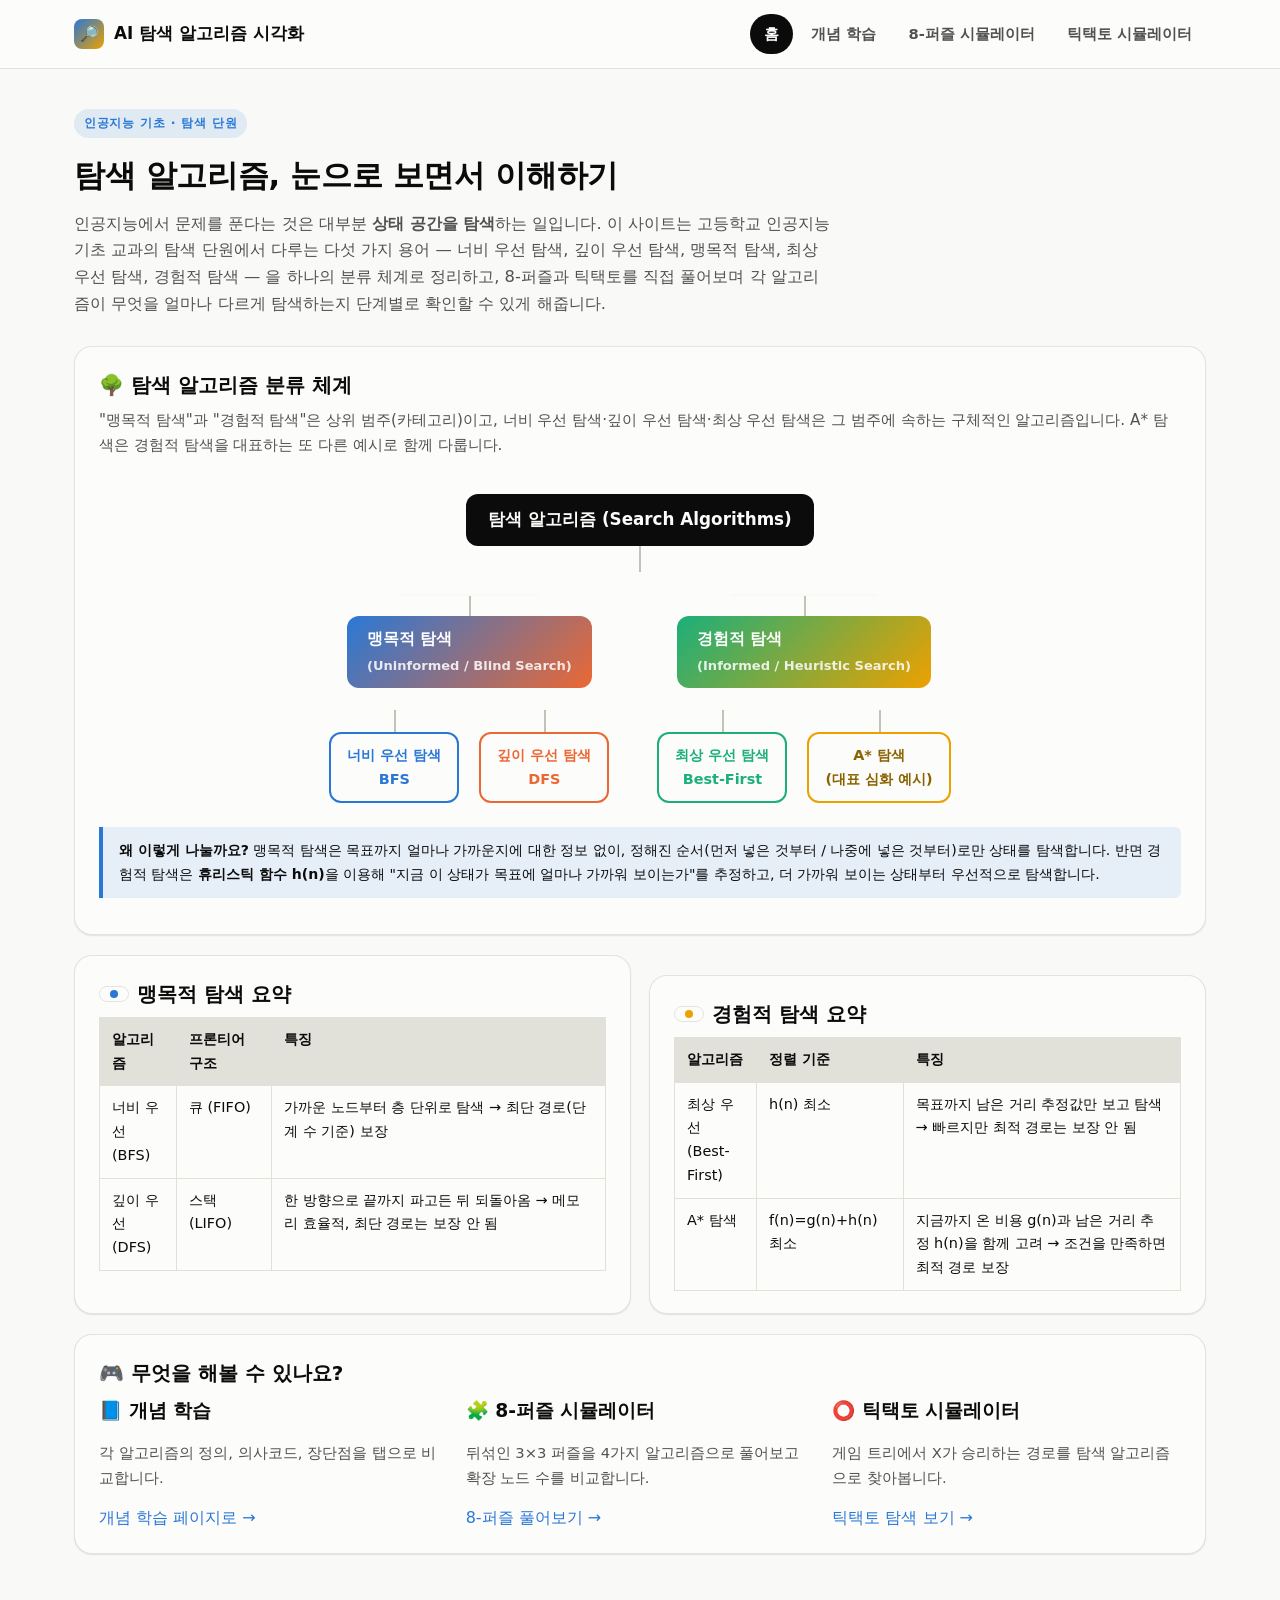
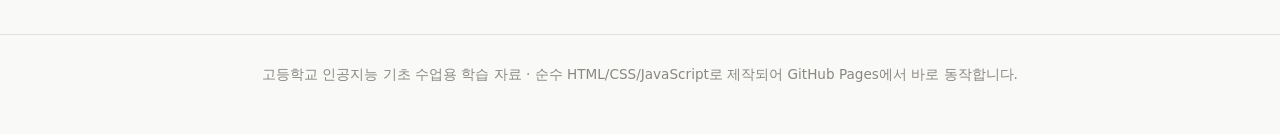
<file: index.html>
<!DOCTYPE html>
<html lang="ko">
<head>
<meta charset="UTF-8" />
<meta name="viewport" content="width=device-width, initial-scale=1.0" />
<title>AI 탐색 알고리즘 시각화 학습 | 홈</title>
<meta name="description" content="너비 우선 탐색, 깊이 우선 탐색, 최상 우선 탐색 등 인공지능 기초의 탐색 알고리즘을 8-퍼즐과 틱택토로 시각화하며 배우는 학습 사이트" />
<link rel="stylesheet" href="style.css" />
<link rel="icon" href="data:image/svg+xml,%3Csvg xmlns='http://www.w3.org/2000/svg' viewBox='0 0 100 100'%3E%3Ctext y='.9em' font-size='90'%3E%F0%9F%94%8E%3C/text%3E%3C/svg%3E" />
</head>
<body>

<header class="site-header">
  <div class="site-header-inner">
    <div class="brand"><span class="brand-badge">🔎</span> AI 탐색 알고리즘 시각화</div>
    <nav class="main-nav">
      <a href="index.html" class="active">홈</a>
      <a href="concepts.html">개념 학습</a>
      <a href="puzzle8.html">8-퍼즐 시뮬레이터</a>
      <a href="tictactoe.html">틱택토 시뮬레이터</a>
    </nav>
  </div>
</header>

<main>
  <section class="page-hero">
    <span class="eyebrow">인공지능 기초 · 탐색 단원</span>
    <h1>탐색 알고리즘, 눈으로 보면서 이해하기</h1>
    <p>
      인공지능에서 문제를 푼다는 것은 대부분 <strong>상태 공간을 탐색</strong>하는 일입니다.
      이 사이트는 고등학교 인공지능 기초 교과의 탐색 단원에서 다루는 다섯 가지 용어
      — 너비 우선 탐색, 깊이 우선 탐색, 맹목적 탐색, 최상 우선 탐색, 경험적 탐색 —
      을 하나의 분류 체계로 정리하고, 8-퍼즐과 틱택토를 직접 풀어보며
      각 알고리즘이 무엇을 얼마나 다르게 탐색하는지 단계별로 확인할 수 있게 해줍니다.
    </p>
  </section>

  <div class="card">
    <div class="section-title">🌳 탐색 알고리즘 분류 체계</div>
    <p class="section-sub">
      "맹목적 탐색"과 "경험적 탐색"은 상위 범주(카테고리)이고, 너비 우선 탐색·깊이 우선
      탐색·최상 우선 탐색은 그 범주에 속하는 구체적인 알고리즘입니다. A* 탐색은 경험적
      탐색을 대표하는 또 다른 예시로 함께 다룹니다.
    </p>

    <div class="tax-tree">
      <div class="tax-root">탐색 알고리즘 (Search Algorithms)</div>
      <div class="tax-connector"></div>
      <div class="tax-branches">
        <div class="tax-branch">
          <div class="tax-cat blind">맹목적 탐색<br /><small style="font-weight:600;opacity:.85;">(Uninformed / Blind Search)</small></div>
          <div class="tax-leaves">
            <div class="tax-leaf">
              <div class="tax-leaf-card bfs">너비 우선 탐색<br />BFS</div>
            </div>
            <div class="tax-leaf">
              <div class="tax-leaf-card dfs">깊이 우선 탐색<br />DFS</div>
            </div>
          </div>
        </div>
        <div class="tax-branch">
          <div class="tax-cat heuristic">경험적 탐색<br /><small style="font-weight:600;opacity:.85;">(Informed / Heuristic Search)</small></div>
          <div class="tax-leaves">
            <div class="tax-leaf">
              <div class="tax-leaf-card greedy">최상 우선 탐색<br />Best-First</div>
            </div>
            <div class="tax-leaf">
              <div class="tax-leaf-card astar">A* 탐색<br />(대표 심화 예시)</div>
            </div>
          </div>
        </div>
      </div>
    </div>

    <div class="note-box blue">
      <strong>왜 이렇게 나눌까요?</strong>
      맹목적 탐색은 목표까지 얼마나 가까운지에 대한 정보 없이, 정해진 순서(먼저 넣은 것부터
      / 나중에 넣은 것부터)로만 상태를 탐색합니다. 반면 경험적 탐색은 <strong>휴리스틱
      함수 h(n)</strong>을 이용해 "지금 이 상태가 목표에 얼마나 가까워 보이는가"를 추정하고,
      더 가까워 보이는 상태부터 우선적으로 탐색합니다.
    </div>
  </div>

  <div class="grid-2" style="margin-top:20px;">
    <div class="card">
      <div class="section-title"><span class="badge bfs"><span class="badge-dot"></span></span> 맹목적 탐색 요약</div>
      <table class="compare-table">
        <tr><th>알고리즘</th><th>프론티어 구조</th><th>특징</th></tr>
        <tr>
          <td>너비 우선<br />(BFS)</td>
          <td>큐 (FIFO)</td>
          <td>가까운 노드부터 층 단위로 탐색 → 최단 경로(단계 수 기준) 보장</td>
        </tr>
        <tr>
          <td>깊이 우선<br />(DFS)</td>
          <td>스택 (LIFO)</td>
          <td>한 방향으로 끝까지 파고든 뒤 되돌아옴 → 메모리 효율적, 최단 경로는 보장 안 됨</td>
        </tr>
      </table>
    </div>
    <div class="card">
      <div class="section-title"><span class="badge astar"><span class="badge-dot"></span></span> 경험적 탐색 요약</div>
      <table class="compare-table">
        <tr><th>알고리즘</th><th>정렬 기준</th><th>특징</th></tr>
        <tr>
          <td>최상 우선<br />(Best-First)</td>
          <td>h(n) 최소</td>
          <td>목표까지 남은 거리 추정값만 보고 탐색 → 빠르지만 최적 경로는 보장 안 됨</td>
        </tr>
        <tr>
          <td>A* 탐색</td>
          <td>f(n)=g(n)+h(n) 최소</td>
          <td>지금까지 온 비용 g(n)과 남은 거리 추정 h(n)을 함께 고려 → 조건을 만족하면 최적 경로 보장</td>
        </tr>
      </table>
    </div>
  </div>

  <div class="card" style="margin-top:20px;">
    <div class="section-title">🎮 무엇을 해볼 수 있나요?</div>
    <div class="grid-3">
      <div>
        <h3 style="margin:0 0 6px;">📘 개념 학습</h3>
        <p style="color:var(--text-secondary); font-size:.92rem;">각 알고리즘의 정의, 의사코드, 장단점을 탭으로 비교합니다.</p>
        <a href="concepts.html">개념 학습 페이지로 →</a>
      </div>
      <div>
        <h3 style="margin:0 0 6px;">🧩 8-퍼즐 시뮬레이터</h3>
        <p style="color:var(--text-secondary); font-size:.92rem;">뒤섞인 3×3 퍼즐을 4가지 알고리즘으로 풀어보고 확장 노드 수를 비교합니다.</p>
        <a href="puzzle8.html">8-퍼즐 풀어보기 →</a>
      </div>
      <div>
        <h3 style="margin:0 0 6px;">⭕ 틱택토 시뮬레이터</h3>
        <p style="color:var(--text-secondary); font-size:.92rem;">게임 트리에서 X가 승리하는 경로를 탐색 알고리즘으로 찾아봅니다.</p>
        <a href="tictactoe.html">틱택토 탐색 보기 →</a>
      </div>
    </div>
  </div>
</main>

<footer class="site-footer">
  고등학교 인공지능 기초 수업용 학습 자료 · 순수 HTML/CSS/JavaScript로 제작되어 GitHub Pages에서 바로 동작합니다.
</footer>

</body>
</html>
</file>
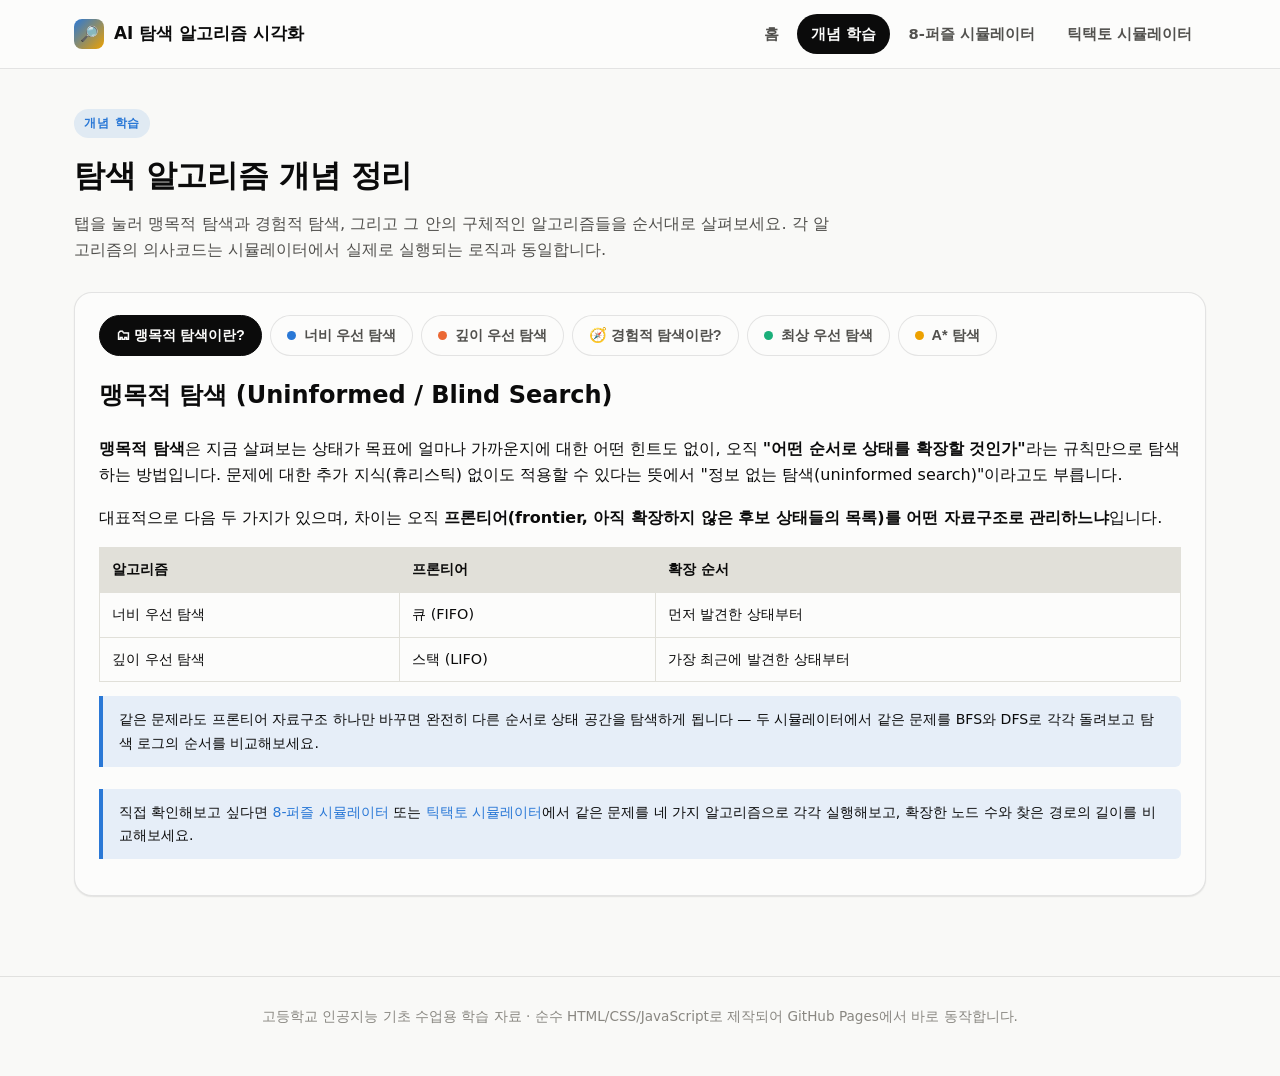
<file: concepts.html>
<!DOCTYPE html>
<html lang="ko">
<head>
<meta charset="UTF-8" />
<meta name="viewport" content="width=device-width, initial-scale=1.0" />
<title>개념 학습 | AI 탐색 알고리즘 시각화</title>
<link rel="stylesheet" href="style.css" />
<link rel="icon" href="data:image/svg+xml,%3Csvg xmlns='http://www.w3.org/2000/svg' viewBox='0 0 100 100'%3E%3Ctext y='.9em' font-size='90'%3E%F0%9F%94%8E%3C/text%3E%3C/svg%3E" />
</head>
<body>

<header class="site-header">
  <div class="site-header-inner">
    <div class="brand"><span class="brand-badge">🔎</span> AI 탐색 알고리즘 시각화</div>
    <nav class="main-nav">
      <a href="index.html">홈</a>
      <a href="concepts.html" class="active">개념 학습</a>
      <a href="puzzle8.html">8-퍼즐 시뮬레이터</a>
      <a href="tictactoe.html">틱택토 시뮬레이터</a>
    </nav>
  </div>
</header>

<main>
  <section class="page-hero">
    <span class="eyebrow">개념 학습</span>
    <h1>탐색 알고리즘 개념 정리</h1>
    <p>탭을 눌러 맹목적 탐색과 경험적 탐색, 그리고 그 안의 구체적인 알고리즘들을 순서대로 살펴보세요.
       각 알고리즘의 의사코드는 시뮬레이터에서 실제로 실행되는 로직과 동일합니다.</p>
  </section>

  <div class="card">
    <div class="algo-tabs" role="tablist" aria-label="탐색 알고리즘 선택">
      <button class="algo-tab" data-panel="blind" aria-selected="true">🗂 맹목적 탐색이란?</button>
      <button class="algo-tab" data-panel="bfs"><span class="badge-dot" style="background:var(--c-bfs)"></span>너비 우선 탐색</button>
      <button class="algo-tab" data-panel="dfs"><span class="badge-dot" style="background:var(--c-dfs)"></span>깊이 우선 탐색</button>
      <button class="algo-tab" data-panel="heuristic">🧭 경험적 탐색이란?</button>
      <button class="algo-tab" data-panel="greedy"><span class="badge-dot" style="background:var(--c-greedy)"></span>최상 우선 탐색</button>
      <button class="algo-tab" data-panel="astar"><span class="badge-dot" style="background:var(--c-astar)"></span>A* 탐색</button>
    </div>

    <!-- 맹목적 탐색 개관 -->
    <div class="algo-panel" data-panel="blind">
      <h2>맹목적 탐색 (Uninformed / Blind Search)</h2>
      <p>
        <strong>맹목적 탐색</strong>은 지금 살펴보는 상태가 목표에 얼마나 가까운지에 대한
        어떤 힌트도 없이, 오직 <strong>"어떤 순서로 상태를 확장할 것인가"</strong>라는
        규칙만으로 탐색하는 방법입니다. 문제에 대한 추가 지식(휴리스틱) 없이도 적용할 수
        있다는 뜻에서 "정보 없는 탐색(uninformed search)"이라고도 부릅니다.
      </p>
      <p>대표적으로 다음 두 가지가 있으며, 차이는 오직 <strong>프론티어(frontier, 아직 확장하지 않은 후보 상태들의 목록)를 어떤 자료구조로 관리하느냐</strong>입니다.</p>
      <table class="compare-table">
        <tr><th>알고리즘</th><th>프론티어</th><th>확장 순서</th></tr>
        <tr><td>너비 우선 탐색</td><td>큐 (FIFO)</td><td>먼저 발견한 상태부터</td></tr>
        <tr><td>깊이 우선 탐색</td><td>스택 (LIFO)</td><td>가장 최근에 발견한 상태부터</td></tr>
      </table>
      <div class="note-box blue">
        같은 문제라도 프론티어 자료구조 하나만 바꾸면 완전히 다른 순서로 상태 공간을
        탐색하게 됩니다 — 두 시뮬레이터에서 같은 문제를 BFS와 DFS로 각각 돌려보고
        탐색 로그의 순서를 비교해보세요.
      </div>
    </div>

    <!-- BFS -->
    <div class="algo-panel" data-panel="bfs">
      <h2><span class="badge-dot" style="background:var(--c-bfs)"></span> 너비 우선 탐색 (Breadth-First Search, BFS)</h2>
      <p>
        시작 상태에서 가까운 상태부터 <strong>한 단계(층)씩</strong> 순서대로 탐색합니다.
        마치 호수에 돌을 던졌을 때 물결이 동심원으로 퍼져나가는 모습과 같습니다.
        프론티어를 <strong>큐(Queue, 선입선출)</strong>로 관리하기 때문에, 먼저 발견된
        상태가 먼저 확장됩니다.
      </p>
      <pre class="code-block">BFS(시작상태):
    큐 ← [시작상태]
    방문집합 ← { }
    while 큐가 비어있지 않으면:
        node ← 큐.맨앞에서_꺼내기()
        if node가 목표상태이면:
            return 경로(node)
        방문집합에 node 추가
        for 이웃 in 후계함수(node):
            if 이웃이 방문집합에 없으면:
                큐.맨뒤에_넣기(이웃)
    return 실패</pre>
      <div class="grid-2">
        <div>
          <strong>장점</strong>
          <ul>
            <li>모든 이동 비용이 같다면(예: 8-퍼즐의 한 칸 이동) <strong>항상 최단 경로</strong>를 찾음</li>
            <li>목표가 시작점에서 가까울 때 매우 효율적</li>
          </ul>
        </div>
        <div>
          <strong>단점</strong>
          <ul>
            <li>같은 층의 상태를 모두 저장해야 해서 <strong>메모리 사용량이 큼</strong></li>
            <li>목표가 깊은 곳에 있으면 매우 느려짐</li>
          </ul>
        </div>
      </div>
    </div>

    <!-- DFS -->
    <div class="algo-panel" data-panel="dfs">
      <h2><span class="badge-dot" style="background:var(--c-dfs)"></span> 깊이 우선 탐색 (Depth-First Search, DFS)</h2>
      <p>
        한 방향으로 <strong>갈 수 있는 만큼 끝까지</strong> 파고든 뒤, 더 갈 곳이 없으면
        되돌아와 다른 방향을 시도합니다. 미로를 한쪽 벽에 손을 대고 끝까지 따라가 보는
        방식과 비슷합니다. 프론티어를 <strong>스택(Stack, 후입선출)</strong>으로 관리하기
        때문에, 가장 최근에 발견된 상태부터 먼저 확장됩니다.
      </p>
      <pre class="code-block">DFS(시작상태):
    스택 ← [시작상태]
    방문집합 ← { }
    while 스택이 비어있지 않으면:
        node ← 스택.맨위에서_꺼내기()
        if node가 목표상태이면:
            return 경로(node)
        방문집합에 node 추가
        for 이웃 in 후계함수(node):
            if 이웃이 방문집합에 없으면:
                스택.맨위에_넣기(이웃)
    return 실패</pre>
      <div class="grid-2">
        <div>
          <strong>장점</strong>
          <ul>
            <li>현재 탐색 경로만 기억하면 되어 <strong>메모리 사용량이 적음</strong></li>
            <li>해가 깊은 곳에 있고 트리가 넓을 때 BFS보다 빨리 해를 찾을 수도 있음</li>
          </ul>
        </div>
        <div>
          <strong>단점</strong>
          <ul>
            <li><strong>최단 경로를 보장하지 않음</strong> (엉뚱한 방향으로 깊이 들어갈 수 있음)</li>
            <li>순환/무한히 깊은 공간에서는 깊이 제한이 없으면 끝나지 않을 수 있음</li>
          </ul>
        </div>
      </div>
      <div class="note-box blue">
        <strong>깊이 제한 탐색 (Depth-Limited Search)</strong> — DFS가 엉뚱한 방향으로
        한없이 깊게 파고드는 것을 막기 위해, 미리 정한 최대 깊이까지만 탐색하도록 제한하는
        방법입니다. 8-퍼즐 시뮬레이터의 DFS는 이 기법을 적용해, 정답이 존재함이 보장되는
        깊이까지만 탐색합니다.
      </div>
    </div>

    <!-- 경험적 탐색 개관 -->
    <div class="algo-panel" data-panel="heuristic">
      <h2>경험적 탐색 (Informed / Heuristic Search)</h2>
      <p>
        <strong>경험적 탐색</strong>은 <strong>휴리스틱 함수 h(n)</strong> — "상태 n이
        목표로부터 얼마나 떨어져 있을 것 같은가"를 추정하는 함수 — 을 활용해, 유망해
        보이는 상태부터 먼저 탐색하는 방법입니다. 사람이 경험/직관을 바탕으로 "이쪽이
        더 가까운 것 같다"고 판단하는 과정을 흉내 낸다는 뜻에서 "발견적 탐색"이라고도
        부릅니다. 문제에 대한 추가 지식을 활용하므로 "정보 기반 탐색(informed
        search)"이라고도 합니다.
      </p>
      <table class="compare-table">
        <tr><th>알고리즘</th><th>정렬 기준</th><th>의미</th></tr>
        <tr><td>최상 우선 탐색</td><td>h(n)</td><td>목표까지 남은 거리 추정치만 사용</td></tr>
        <tr><td>A* 탐색</td><td>f(n) = g(n) + h(n)</td><td>지금까지 온 비용 + 남은 거리 추정치</td></tr>
      </table>
      <div class="note-box">
        8-퍼즐에서는 보통 <strong>맨해튼 거리</strong>(각 타일이 목표 위치까지 가로+세로로
        몇 칸 떨어져 있는지의 합)를 h(n)으로 사용합니다. 휴리스틱이 실제 남은 비용보다
        항상 작거나 같으면(=과대평가하지 않으면) "admissible(허용 가능)"하다고 하며,
        이 조건을 만족하는 h(n)을 사용하는 A*는 <strong>최적 경로를 보장</strong>합니다.
      </div>
    </div>

    <!-- Best-First -->
    <div class="algo-panel" data-panel="greedy">
      <h2><span class="badge-dot" style="background:var(--c-greedy)"></span> 최상 우선 탐색 (Best-First Search / Greedy)</h2>
      <p>
        프론티어에 있는 상태들 중 <strong>휴리스틱 값 h(n)이 가장 작은(=목표에 가장
        가까워 보이는) 상태</strong>를 항상 먼저 확장합니다. 지금까지 온 거리(비용)는
        전혀 고려하지 않고 오직 "남은 거리 추정치"만 보기 때문에 <strong>탐욕적
        (greedy)</strong> 알고리즘이라고도 부릅니다.
      </p>
      <pre class="code-block">최상우선탐색(시작상태):
    우선순위큐 ← [시작상태]   # h(n) 오름차순 정렬
    방문집합 ← { }
    while 우선순위큐가 비어있지 않으면:
        node ← 우선순위큐에서_h가_가장_작은_것_꺼내기()
        if node가 목표상태이면:
            return 경로(node)
        방문집합에 node 추가
        for 이웃 in 후계함수(node):
            if 이웃이 방문집합에 없으면:
                우선순위큐.삽입(이웃, 기준값 = h(이웃))
    return 실패</pre>
      <div class="grid-2">
        <div>
          <strong>장점</strong>
          <ul>
            <li>휴리스틱이 좋다면 <strong>매우 빠르게</strong> 해를 찾음</li>
            <li>구현이 간단함</li>
          </ul>
        </div>
        <div>
          <strong>단점</strong>
          <ul>
            <li>지금까지 든 비용을 무시하므로 <strong>최적 경로를 보장하지 않음</strong></li>
            <li>휴리스틱이 나쁘면 엉뚱한 방향으로 계속 탐색할 수 있음</li>
          </ul>
        </div>
      </div>
    </div>

    <!-- A* -->
    <div class="algo-panel" data-panel="astar">
      <h2><span class="badge-dot" style="background:var(--c-astar)"></span> A* 탐색 (A-Star Search)</h2>
      <p>
        최상 우선 탐색의 "목표까지 남은 거리(h)만 보는" 단점을 보완하기 위해,
        <strong>지금까지 실제로 이동한 비용 g(n)</strong>과 <strong>남은 거리 추정치
        h(n)</strong>을 더한 <strong>f(n) = g(n) + h(n)</strong>이 가장 작은 상태를
        먼저 확장합니다. 경험적 탐색을 대표하는 알고리즘으로, 게임의 길찾기(NPC 이동
        경로 계산)나 내비게이션 경로 탐색 등 실제로 널리 쓰입니다.
      </p>
      <pre class="code-block">A*(시작상태):
    우선순위큐 ← [시작상태]   # f(n)=g(n)+h(n) 오름차순 정렬
    방문집합 ← { }
    while 우선순위큐가 비어있지 않으면:
        node ← 우선순위큐에서_f가_가장_작은_것_꺼내기()
        if node가 목표상태이면:
            return 경로(node)
        방문집합에 node 추가
        for 이웃 in 후계함수(node):
            g(이웃) ← g(node) + 이동비용(node, 이웃)
            if 이웃이 더_좋은_경로로_방문된_적_없으면:
                f(이웃) ← g(이웃) + h(이웃)
                우선순위큐.삽입(이웃, 기준값 = f(이웃))
    return 실패</pre>
      <div class="grid-2">
        <div>
          <strong>장점</strong>
          <ul>
            <li>h(n)이 admissible(과대평가하지 않음)하면 <strong>항상 최적 경로를 찾음</strong></li>
            <li>맹목적 탐색보다 훨씬 적은 노드만 확장하는 경우가 많음</li>
          </ul>
        </div>
        <div>
          <strong>단점</strong>
          <ul>
            <li>좋은 휴리스틱을 설계하기 어려운 문제도 있음</li>
            <li>상태 공간이 매우 크면 우선순위 큐 관리 비용이 커질 수 있음</li>
          </ul>
        </div>
      </div>
    </div>

    <div class="note-box blue" style="margin-top: 22px;">
      직접 확인해보고 싶다면 <a href="puzzle8.html">8-퍼즐 시뮬레이터</a> 또는
      <a href="tictactoe.html">틱택토 시뮬레이터</a>에서 같은 문제를 네 가지 알고리즘으로
      각각 실행해보고, 확장한 노드 수와 찾은 경로의 길이를 비교해보세요.
    </div>
  </div>
</main>

<footer class="site-footer">
  고등학교 인공지능 기초 수업용 학습 자료 · 순수 HTML/CSS/JavaScript로 제작되어 GitHub Pages에서 바로 동작합니다.
</footer>

<script>
  const tabs = document.querySelectorAll(".algo-tab");
  const panels = document.querySelectorAll(".algo-panel");
  function activate(panelKey) {
    tabs.forEach((t) => t.setAttribute("aria-selected", t.dataset.panel === panelKey ? "true" : "false"));
    panels.forEach((p) => p.classList.toggle("active", p.dataset.panel === panelKey));
  }
  tabs.forEach((t) => t.addEventListener("click", () => activate(t.dataset.panel)));
  activate("blind");
</script>

</body>
</html>
</file>
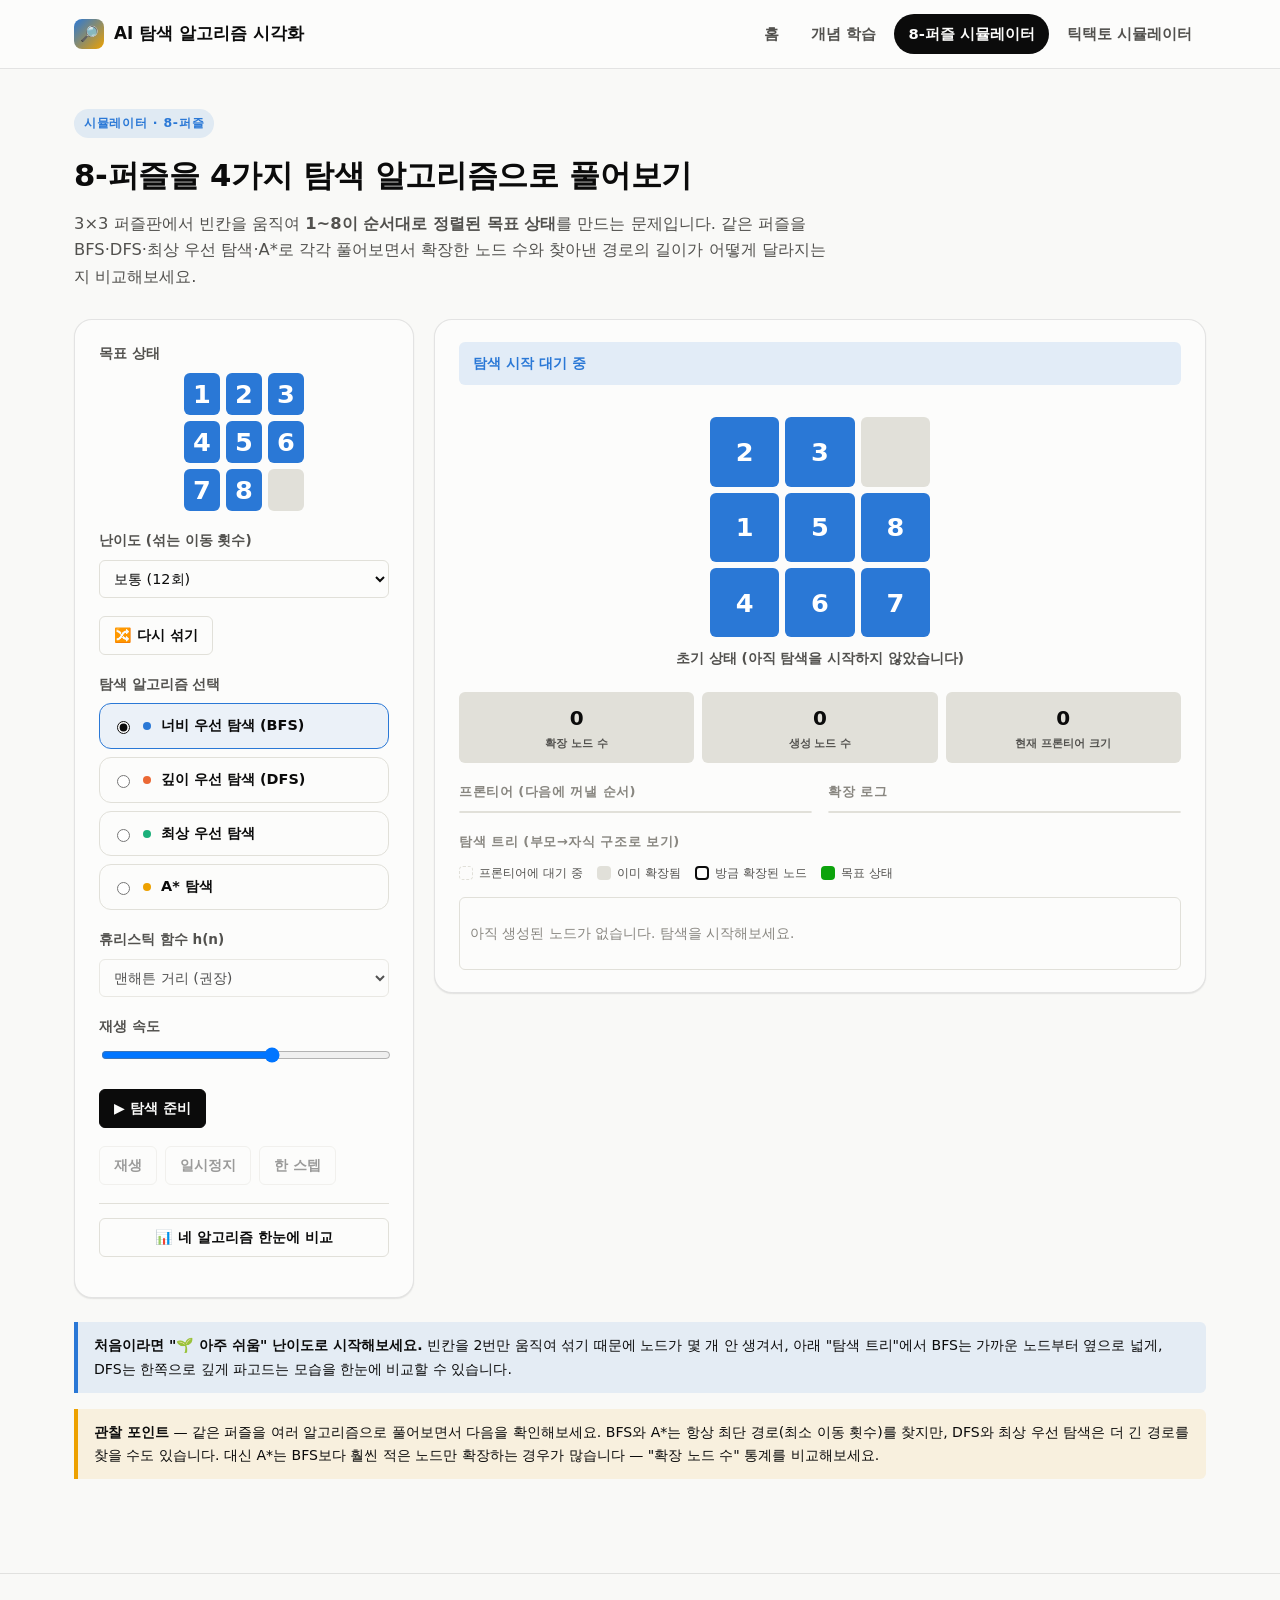
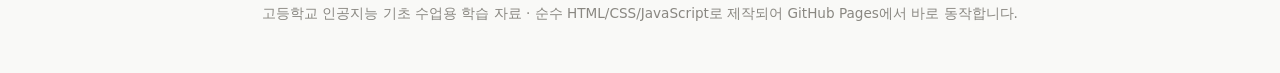
<file: puzzle8.html>
<!DOCTYPE html>
<html lang="ko">
<head>
<meta charset="UTF-8" />
<meta name="viewport" content="width=device-width, initial-scale=1.0" />
<title>8-퍼즐 시뮬레이터 | AI 탐색 알고리즘 시각화</title>
<link rel="stylesheet" href="style.css" />
<link rel="icon" href="data:image/svg+xml,%3Csvg xmlns='http://www.w3.org/2000/svg' viewBox='0 0 100 100'%3E%3Ctext y='.9em' font-size='90'%3E%F0%9F%94%8E%3C/text%3E%3C/svg%3E" />
</head>
<body>

<header class="site-header">
  <div class="site-header-inner">
    <div class="brand"><span class="brand-badge">🔎</span> AI 탐색 알고리즘 시각화</div>
    <nav class="main-nav">
      <a href="index.html">홈</a>
      <a href="concepts.html">개념 학습</a>
      <a href="puzzle8.html" class="active">8-퍼즐 시뮬레이터</a>
      <a href="tictactoe.html">틱택토 시뮬레이터</a>
    </nav>
  </div>
</header>

<main>
  <section class="page-hero">
    <span class="eyebrow">시뮬레이터 · 8-퍼즐</span>
    <h1>8-퍼즐을 4가지 탐색 알고리즘으로 풀어보기</h1>
    <p>
      3×3 퍼즐판에서 빈칸을 움직여 <strong>1~8이 순서대로 정렬된 목표 상태</strong>를
      만드는 문제입니다. 같은 퍼즐을 BFS·DFS·최상 우선 탐색·A*로 각각 풀어보면서
      확장한 노드 수와 찾아낸 경로의 길이가 어떻게 달라지는지 비교해보세요.
    </p>
  </section>

  <div class="sim-layout">
    <!-- 왼쪽: 컨트롤 패널 -->
    <div class="card">
      <div class="control-group">
        <label class="control-label">목표 상태</label>
        <div id="goalBoardMini" class="puzzle-board" style="width:120px;"></div>
      </div>

      <div class="control-group">
        <label class="control-label" for="difficultySelect">난이도 (섞는 이동 횟수)</label>
        <select id="difficultySelect">
          <option value="veryeasy">🌱 아주 쉬움 (2회) — 트리 전체 보기 추천</option>
          <option value="easy">쉬움 (6회)</option>
          <option value="medium" selected>보통 (12회)</option>
          <option value="hard">어려움 (22회)</option>
        </select>
      </div>
      <div class="btn-row control-group">
        <button class="btn" id="scrambleBtn">🔀 다시 섞기</button>
      </div>

      <div class="control-group">
        <label class="control-label">탐색 알고리즘 선택</label>
        <div class="algo-choice-list">
          <label class="algo-choice sel-bfs">
            <input type="radio" name="algo" value="bfs" checked />
            <span class="badge-dot" style="background:var(--c-bfs)"></span> 너비 우선 탐색 (BFS)
          </label>
          <label class="algo-choice sel-dfs">
            <input type="radio" name="algo" value="dfs" />
            <span class="badge-dot" style="background:var(--c-dfs)"></span> 깊이 우선 탐색 (DFS)
          </label>
          <label class="algo-choice sel-greedy">
            <input type="radio" name="algo" value="greedy" />
            <span class="badge-dot" style="background:var(--c-greedy)"></span> 최상 우선 탐색
          </label>
          <label class="algo-choice sel-astar">
            <input type="radio" name="algo" value="astar" />
            <span class="badge-dot" style="background:var(--c-astar)"></span> A* 탐색
          </label>
        </div>
      </div>

      <div class="control-group">
        <label class="control-label" for="heuristicSelect">휴리스틱 함수 h(n)</label>
        <select id="heuristicSelect">
          <option value="manhattan" selected>맨해튼 거리 (권장)</option>
          <option value="misplaced">틀린 타일 개수</option>
        </select>
      </div>

      <div class="control-group">
        <label class="control-label" for="speedRange">재생 속도</label>
        <input type="range" id="speedRange" min="1" max="100" value="60" style="width:100%;" />
      </div>

      <div class="btn-row control-group">
        <button class="btn primary" id="loadBtn">▶ 탐색 준비</button>
      </div>
      <div class="btn-row control-group">
        <button class="btn" id="playBtn" disabled>재생</button>
        <button class="btn" id="pauseBtn" disabled>일시정지</button>
        <button class="btn" id="stepBtn" disabled>한 스텝</button>
      </div>

      <div class="control-group" style="border-top:1px solid var(--gridline); padding-top:14px;">
        <button class="btn" id="compareBtn" style="width:100%;">📊 네 알고리즘 한눈에 비교</button>
      </div>
    </div>

    <!-- 오른쪽: 시각화 -->
    <div>
      <div class="card">
        <div id="statusLine" class="status-line info">탐색 시작 대기 중</div>

        <div class="viz-board-wrap">
          <div id="puzzleBoard" class="puzzle-board"></div>
          <div id="vizCaption" class="viz-caption">초기 상태</div>
        </div>

        <div class="stat-row">
          <div class="stat-tile"><div class="stat-num" id="statExpansions">0</div><div class="stat-label">확장 노드 수</div></div>
          <div class="stat-tile"><div class="stat-num" id="statGenerated">0</div><div class="stat-label">생성 노드 수</div></div>
          <div class="stat-tile"><div class="stat-num" id="statFrontier">0</div><div class="stat-label">현재 프론티어 크기</div></div>
        </div>

        <div class="viz-panels">
          <div>
            <div class="panel-title">프론티어 (다음에 꺼낼 순서)</div>
            <ul id="frontierList" class="frontier-list"></ul>
          </div>
          <div>
            <div class="panel-title">확장 로그</div>
            <ul id="logList" class="log-list"></ul>
          </div>
        </div>

        <div style="margin-top:18px;">
          <div class="panel-title">탐색 트리 (부모→자식 구조로 보기)</div>
          <div class="tree-legend">
            <span><span class="swatch frontier"></span> 프론티어에 대기 중</span>
            <span><span class="swatch expanded"></span> 이미 확장됨</span>
            <span><span class="swatch latest"></span> 방금 확장된 노드</span>
            <span><span class="swatch goal"></span> 목표 상태</span>
          </div>
          <div id="treeView" class="tree-view-wrap"></div>
        </div>

        <div id="pathSection" style="display:none; margin-top:18px;">
          <div class="panel-title">찾은 해답 경로</div>
          <div id="pathStrip" class="path-strip"></div>
        </div>
      </div>

      <div id="compareSection" class="card" style="display:none; margin-top:20px;">
        <div class="section-title">📊 알고리즘 비교 (동일한 초기 배치 기준)</div>
        <table class="compare-table">
          <thead>
            <tr><th>알고리즘</th><th>결과</th><th>경로 길이</th><th>확장 노드 수</th><th>생성 노드 수</th><th>계산 시간</th></tr>
          </thead>
          <tbody id="compareBody"></tbody>
        </table>
      </div>
    </div>
  </div>

  <div class="note-box blue" style="margin-top:24px;">
    <strong>처음이라면 "🌱 아주 쉬움" 난이도로 시작해보세요.</strong> 빈칸을 2번만 움직여
    섞기 때문에 노드가 몇 개 안 생겨서, 아래 "탐색 트리"에서 BFS는 가까운 노드부터
    옆으로 넓게, DFS는 한쪽으로 깊게 파고드는 모습을 한눈에 비교할 수 있습니다.
  </div>

  <div class="note-box" style="margin-top:16px;">
    <strong>관찰 포인트</strong> — 같은 퍼즐을 여러 알고리즘으로 풀어보면서 다음을 확인해보세요.
    BFS와 A*는 항상 최단 경로(최소 이동 횟수)를 찾지만, DFS와 최상 우선 탐색은 더 긴 경로를
    찾을 수도 있습니다. 대신 A*는 BFS보다 훨씬 적은 노드만 확장하는 경우가 많습니다 —
    "확장 노드 수" 통계를 비교해보세요.
  </div>
</main>

<footer class="site-footer">
  고등학교 인공지능 기초 수업용 학습 자료 · 순수 HTML/CSS/JavaScript로 제작되어 GitHub Pages에서 바로 동작합니다.
</footer>

<script src="search-engine.js"></script>
<script src="visualizer.js"></script>
<script src="puzzle8.js"></script>
</body>
</html>
</file>
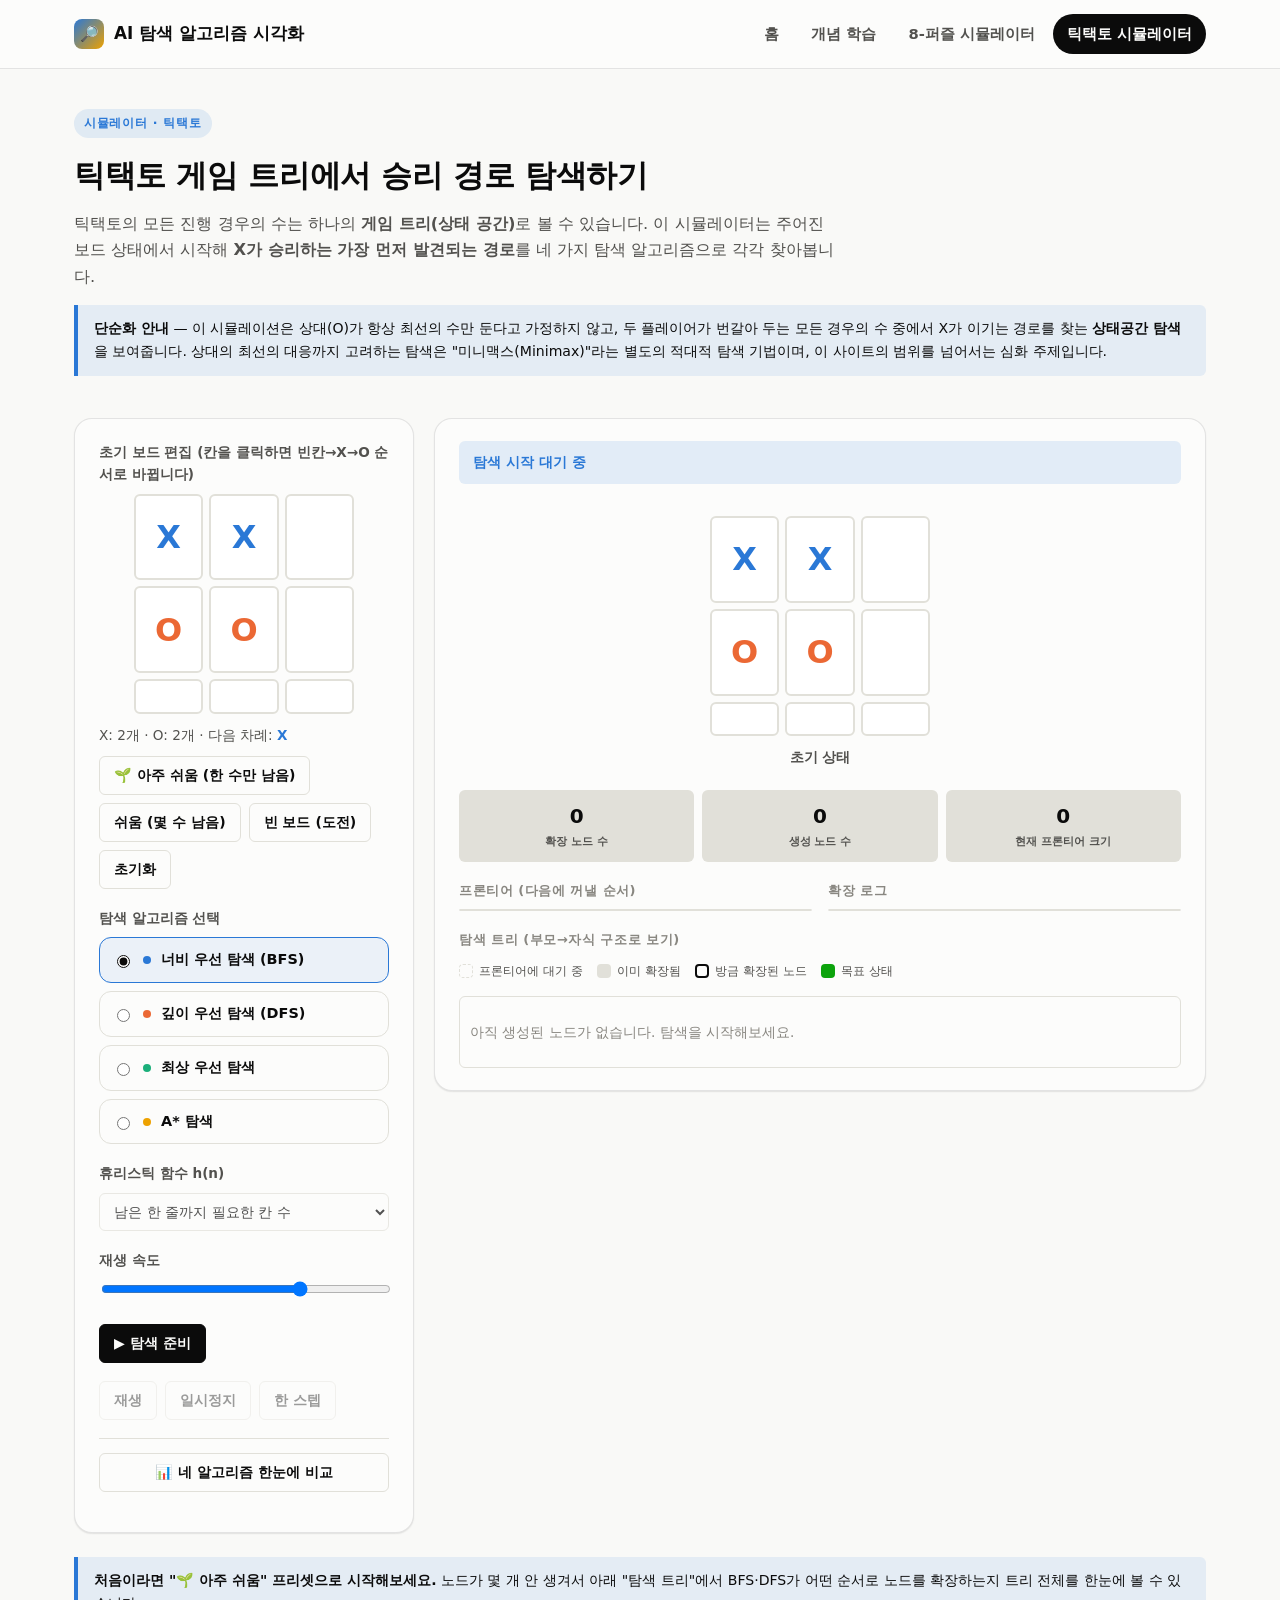
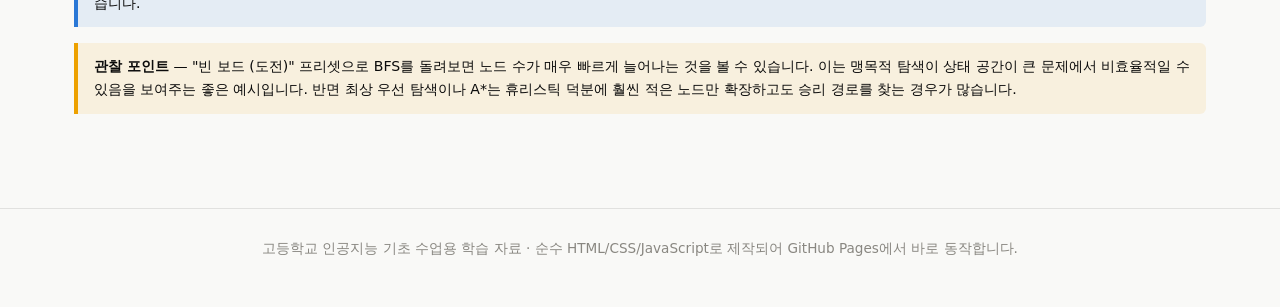
<file: tictactoe.html>
<!DOCTYPE html>
<html lang="ko">
<head>
<meta charset="UTF-8" />
<meta name="viewport" content="width=device-width, initial-scale=1.0" />
<title>틱택토 시뮬레이터 | AI 탐색 알고리즘 시각화</title>
<link rel="stylesheet" href="style.css" />
<link rel="icon" href="data:image/svg+xml,%3Csvg xmlns='http://www.w3.org/2000/svg' viewBox='0 0 100 100'%3E%3Ctext y='.9em' font-size='90'%3E%F0%9F%94%8E%3C/text%3E%3C/svg%3E" />
</head>
<body>

<header class="site-header">
  <div class="site-header-inner">
    <div class="brand"><span class="brand-badge">🔎</span> AI 탐색 알고리즘 시각화</div>
    <nav class="main-nav">
      <a href="index.html">홈</a>
      <a href="concepts.html">개념 학습</a>
      <a href="puzzle8.html">8-퍼즐 시뮬레이터</a>
      <a href="tictactoe.html" class="active">틱택토 시뮬레이터</a>
    </nav>
  </div>
</header>

<main>
  <section class="page-hero">
    <span class="eyebrow">시뮬레이터 · 틱택토</span>
    <h1>틱택토 게임 트리에서 승리 경로 탐색하기</h1>
    <p>
      틱택토의 모든 진행 경우의 수는 하나의 <strong>게임 트리(상태 공간)</strong>로 볼 수
      있습니다. 이 시뮬레이터는 주어진 보드 상태에서 시작해 <strong>X가 승리하는
      가장 먼저 발견되는 경로</strong>를 네 가지 탐색 알고리즘으로 각각 찾아봅니다.
    </p>
    <div class="note-box blue">
      <strong>단순화 안내</strong> — 이 시뮬레이션은 상대(O)가 항상 최선의 수만 둔다고
      가정하지 않고, 두 플레이어가 번갈아 두는 모든 경우의 수 중에서 X가 이기는 경로를
      찾는 <strong>상태공간 탐색</strong>을 보여줍니다. 상대의 최선의 대응까지 고려하는
      탐색은 "미니맥스(Minimax)"라는 별도의 적대적 탐색 기법이며, 이 사이트의 범위를
      넘어서는 심화 주제입니다.
    </div>
  </section>

  <div class="sim-layout">
    <!-- 왼쪽: 컨트롤 패널 -->
    <div class="card">
      <div class="control-group">
        <label class="control-label">초기 보드 편집 (칸을 클릭하면 빈칸→X→O 순서로 바뀝니다)</label>
        <div id="tttEditBoard" class="ttt-board"></div>
        <div id="turnLabel" style="margin-top:10px; font-size:.85rem; color:var(--text-secondary);"></div>
        <div class="ttt-preset-row">
          <button class="btn" data-preset="short">🌱 아주 쉬움 (한 수만 남음)</button>
          <button class="btn" data-preset="medium">쉬움 (몇 수 남음)</button>
          <button class="btn" data-preset="empty">빈 보드 (도전)</button>
          <button class="btn" id="clearBoardBtn">초기화</button>
        </div>
      </div>

      <div class="control-group">
        <label class="control-label">탐색 알고리즘 선택</label>
        <div class="algo-choice-list">
          <label class="algo-choice sel-bfs">
            <input type="radio" name="algoTtt" value="bfs" checked />
            <span class="badge-dot" style="background:var(--c-bfs)"></span> 너비 우선 탐색 (BFS)
          </label>
          <label class="algo-choice sel-dfs">
            <input type="radio" name="algoTtt" value="dfs" />
            <span class="badge-dot" style="background:var(--c-dfs)"></span> 깊이 우선 탐색 (DFS)
          </label>
          <label class="algo-choice sel-greedy">
            <input type="radio" name="algoTtt" value="greedy" />
            <span class="badge-dot" style="background:var(--c-greedy)"></span> 최상 우선 탐색
          </label>
          <label class="algo-choice sel-astar">
            <input type="radio" name="algoTtt" value="astar" />
            <span class="badge-dot" style="background:var(--c-astar)"></span> A* 탐색
          </label>
        </div>
      </div>

      <div class="control-group">
        <label class="control-label" for="heuristicSelectTtt">휴리스틱 함수 h(n)</label>
        <select id="heuristicSelectTtt" disabled>
          <option value="lineProgress" selected>남은 한 줄까지 필요한 칸 수</option>
        </select>
      </div>

      <div class="control-group">
        <label class="control-label" for="speedRangeTtt">재생 속도</label>
        <input type="range" id="speedRangeTtt" min="1" max="100" value="70" style="width:100%;" />
      </div>

      <div class="btn-row control-group">
        <button class="btn primary" id="loadBtnTtt">▶ 탐색 준비</button>
      </div>
      <div class="btn-row control-group">
        <button class="btn" id="playBtnTtt" disabled>재생</button>
        <button class="btn" id="pauseBtnTtt" disabled>일시정지</button>
        <button class="btn" id="stepBtnTtt" disabled>한 스텝</button>
      </div>

      <div class="control-group" style="border-top:1px solid var(--gridline); padding-top:14px;">
        <button class="btn" id="compareBtnTtt" style="width:100%;">📊 네 알고리즘 한눈에 비교</button>
      </div>
    </div>

    <!-- 오른쪽: 시각화 -->
    <div>
      <div class="card">
        <div id="statusLineTtt" class="status-line info">탐색 시작 대기 중</div>

        <div class="viz-board-wrap">
          <div id="tttBoard" class="ttt-board"></div>
          <div id="vizCaptionTtt" class="viz-caption">초기 상태</div>
        </div>

        <div class="stat-row">
          <div class="stat-tile"><div class="stat-num" id="statExpansionsTtt">0</div><div class="stat-label">확장 노드 수</div></div>
          <div class="stat-tile"><div class="stat-num" id="statGeneratedTtt">0</div><div class="stat-label">생성 노드 수</div></div>
          <div class="stat-tile"><div class="stat-num" id="statFrontierTtt">0</div><div class="stat-label">현재 프론티어 크기</div></div>
        </div>

        <div class="viz-panels">
          <div>
            <div class="panel-title">프론티어 (다음에 꺼낼 순서)</div>
            <ul id="frontierListTtt" class="frontier-list"></ul>
          </div>
          <div>
            <div class="panel-title">확장 로그</div>
            <ul id="logListTtt" class="log-list"></ul>
          </div>
        </div>

        <div style="margin-top:18px;">
          <div class="panel-title">탐색 트리 (부모→자식 구조로 보기)</div>
          <div class="tree-legend">
            <span><span class="swatch frontier"></span> 프론티어에 대기 중</span>
            <span><span class="swatch expanded"></span> 이미 확장됨</span>
            <span><span class="swatch latest"></span> 방금 확장된 노드</span>
            <span><span class="swatch goal"></span> 목표 상태</span>
          </div>
          <div id="treeViewTtt" class="tree-view-wrap"></div>
        </div>

        <div id="pathSectionTtt" style="display:none; margin-top:18px;">
          <div class="panel-title">찾은 승리 경로</div>
          <div id="pathStripTtt" class="path-strip"></div>
        </div>
      </div>

      <div id="compareSectionTtt" class="card" style="display:none; margin-top:20px;">
        <div class="section-title">📊 알고리즘 비교 (동일한 초기 배치 기준)</div>
        <table class="compare-table">
          <thead>
            <tr><th>알고리즘</th><th>결과</th><th>경로 길이(수)</th><th>확장 노드 수</th><th>생성 노드 수</th><th>계산 시간</th></tr>
          </thead>
          <tbody id="compareBodyTtt"></tbody>
        </table>
      </div>
    </div>
  </div>

  <div class="note-box blue" style="margin-top:24px;">
    <strong>처음이라면 "🌱 아주 쉬움" 프리셋으로 시작해보세요.</strong> 노드가 몇 개 안
    생겨서 아래 "탐색 트리"에서 BFS·DFS가 어떤 순서로 노드를 확장하는지 트리 전체를
    한눈에 볼 수 있습니다.
  </div>

  <div class="note-box" style="margin-top:16px;">
    <strong>관찰 포인트</strong> — "빈 보드 (도전)" 프리셋으로 BFS를 돌려보면 노드 수가
    매우 빠르게 늘어나는 것을 볼 수 있습니다. 이는 맹목적 탐색이 상태 공간이 큰 문제에서
    비효율적일 수 있음을 보여주는 좋은 예시입니다. 반면 최상 우선 탐색이나 A*는 휴리스틱
    덕분에 훨씬 적은 노드만 확장하고도 승리 경로를 찾는 경우가 많습니다.
  </div>
</main>

<footer class="site-footer">
  고등학교 인공지능 기초 수업용 학습 자료 · 순수 HTML/CSS/JavaScript로 제작되어 GitHub Pages에서 바로 동작합니다.
</footer>

<script src="search-engine.js"></script>
<script src="visualizer.js"></script>
<script src="tictactoe.js"></script>
</body>
</html>
</file>
<file: style.css>
/* ==========================================================================
   AI 탐색 알고리즘 시각화 학습 사이트 - 공용 스타일시트
   색상 팔레트는 접근성 검증된 카테고리컬 팔레트를 기반으로 합니다.
   ========================================================================== */

:root {
  color-scheme: light;
  --surface-1: #fcfcfb;
  --surface-2: #ffffff;
  --page-plane: #f9f9f7;
  --text-primary: #0b0b0b;
  --text-secondary: #52514e;
  --text-muted: #898781;
  --gridline: #e1e0d9;
  --baseline: #c3c2b7;
  --border: rgba(11, 11, 11, 0.10);

  /* 알고리즘별 고정 색상 (카테고리컬, 순서 고정) */
  --c-bfs: #2a78d6;      /* blue   - 너비 우선 탐색 */
  --c-dfs: #eb6834;      /* orange - 깊이 우선 탐색 */
  --c-greedy: #1baf7a;   /* aqua   - 최상 우선 탐색 */
  --c-astar: #eda100;    /* yellow - A* 탐색 */

  --status-good: #0ca30c;
  --status-warning: #b97300;
  --status-critical: #d03b3b;

  --radius-sm: 6px;
  --radius-md: 12px;
  --radius-lg: 18px;
  --shadow-1: 0 1px 2px rgba(11,11,11,0.06), 0 1px 1px rgba(11,11,11,0.04);
  --shadow-2: 0 4px 16px rgba(11,11,11,0.08);
}

@media (prefers-color-scheme: dark) {
  :root {
    color-scheme: dark;
    --surface-1: #1a1a19;
    --surface-2: #202020;
    --page-plane: #0d0d0d;
    --text-primary: #ffffff;
    --text-secondary: #c3c2b7;
    --text-muted: #8f8d86;
    --gridline: #2c2c2a;
    --baseline: #383835;
    --border: rgba(255, 255, 255, 0.10);

    --c-bfs: #3987e5;
    --c-dfs: #d95926;
    --c-greedy: #199e70;
    --c-astar: #c98500;

    --status-good: #2fbf2f;
    --status-warning: #eab24a;
    --status-critical: #e66767;
  }
}

* { box-sizing: border-box; }

html, body {
  margin: 0;
  padding: 0;
}

body {
  font-family: system-ui, -apple-system, "Segoe UI", "Noto Sans KR", "Malgun Gothic", sans-serif;
  background: var(--page-plane);
  color: var(--text-primary);
  line-height: 1.65;
  font-size: 16px;
}

a { color: var(--c-bfs); text-decoration: none; }
a:hover { text-decoration: underline; }

img, svg { max-width: 100%; }

/* ---------- 레이아웃 ---------- */

.site-header {
  background: var(--surface-1);
  border-bottom: 1px solid var(--border);
  position: sticky;
  top: 0;
  z-index: 50;
}

.site-header-inner {
  max-width: 1180px;
  margin: 0 auto;
  padding: 14px 24px;
  display: flex;
  align-items: center;
  justify-content: space-between;
  gap: 16px;
  flex-wrap: wrap;
}

.brand {
  display: flex;
  align-items: center;
  gap: 10px;
  font-weight: 800;
  font-size: 1.05rem;
  color: var(--text-primary);
}

.brand-badge {
  display: inline-flex;
  align-items: center;
  justify-content: center;
  width: 30px; height: 30px;
  border-radius: 8px;
  background: linear-gradient(135deg, var(--c-bfs), var(--c-astar));
  color: white;
  font-size: 15px;
}

nav.main-nav {
  display: flex;
  gap: 4px;
  flex-wrap: wrap;
}

nav.main-nav a {
  color: var(--text-secondary);
  padding: 8px 14px;
  border-radius: 999px;
  font-size: 0.92rem;
  font-weight: 600;
  transition: background .15s, color .15s;
}

nav.main-nav a:hover {
  background: var(--gridline);
  text-decoration: none;
  color: var(--text-primary);
}

nav.main-nav a.active {
  background: var(--text-primary);
  color: var(--surface-1);
}

main {
  max-width: 1180px;
  margin: 0 auto;
  padding: 32px 24px 80px;
}

.page-hero {
  padding: 8px 0 28px;
}

.page-hero h1 {
  font-size: clamp(1.6rem, 2.4vw, 2.3rem);
  margin: 0 0 10px;
  letter-spacing: -0.01em;
}

.page-hero p {
  color: var(--text-secondary);
  max-width: 760px;
  margin: 0;
  font-size: 1.02rem;
}

.eyebrow {
  display: inline-block;
  font-size: 0.78rem;
  font-weight: 700;
  letter-spacing: 0.06em;
  text-transform: uppercase;
  color: var(--c-bfs);
  background: color-mix(in srgb, var(--c-bfs) 12%, transparent);
  padding: 4px 10px;
  border-radius: 999px;
  margin-bottom: 12px;
}

.site-footer {
  border-top: 1px solid var(--border);
  padding: 28px 24px 48px;
  color: var(--text-muted);
  font-size: 0.85rem;
  text-align: center;
}

/* ---------- 카드 / 섹션 ---------- */

.card {
  background: var(--surface-1);
  border: 1px solid var(--border);
  border-radius: var(--radius-lg);
  padding: 22px 24px;
  box-shadow: var(--shadow-1);
}

.card + .card { margin-top: 20px; }

.grid-2 {
  display: grid;
  grid-template-columns: repeat(2, 1fr);
  gap: 18px;
}

.grid-3 {
  display: grid;
  grid-template-columns: repeat(3, 1fr);
  gap: 18px;
}

@media (max-width: 900px) {
  .grid-2, .grid-3 { grid-template-columns: 1fr; }
}

.section-title {
  font-size: 1.25rem;
  font-weight: 800;
  margin: 0 0 6px;
  display: flex;
  align-items: center;
  gap: 8px;
}

.section-sub {
  color: var(--text-secondary);
  margin: 0 0 16px;
  font-size: 0.95rem;
}

/* ---------- 분류 트리 다이어그램 (홈) ---------- */

.tax-tree {
  display: flex;
  flex-direction: column;
  align-items: center;
  gap: 0;
  padding: 20px 0 10px;
}

.tax-root {
  background: var(--text-primary);
  color: var(--surface-1);
  padding: 12px 22px;
  border-radius: var(--radius-md);
  font-weight: 800;
  font-size: 1.05rem;
}

.tax-connector {
  width: 2px;
  height: 26px;
  background: var(--baseline);
}

.tax-branches {
  display: flex;
  gap: 48px;
  position: relative;
  padding-top: 22px;
}

.tax-branches::before {
  content: "";
  position: absolute;
  top: 0;
  left: 50%;
  right: 50%;
  height: 2px;
  background: var(--baseline);
}

.tax-branch {
  position: relative;
  display: flex;
  flex-direction: column;
  align-items: center;
  padding-top: 22px;
}

.tax-branch::before {
  content: "";
  position: absolute;
  top: 0;
  left: 50%;
  width: 2px;
  height: 22px;
  background: var(--baseline);
}

.tax-branches .tax-branch:first-child::after,
.tax-branches .tax-branch:last-child::after {
  content: "";
  position: absolute;
  top: 0;
  height: 2px;
  width: 50%;
  background: var(--page-plane);
}

.tax-cat {
  padding: 10px 20px;
  border-radius: var(--radius-md);
  font-weight: 800;
  color: white;
  font-size: 0.98rem;
  white-space: nowrap;
}

.tax-cat.blind { background: linear-gradient(135deg, var(--c-bfs), var(--c-dfs)); }
.tax-cat.heuristic { background: linear-gradient(135deg, var(--c-greedy), var(--c-astar)); }

.tax-leaves {
  display: flex;
  gap: 20px;
  padding-top: 22px;
  position: relative;
}

.tax-leaves::before {
  content: "";
  position: absolute;
  top: 0;
  left: 50%;
  right: 50%;
  height: 2px;
  background: var(--baseline);
}

.tax-leaf {
  position: relative;
  padding-top: 22px;
  text-align: center;
}

.tax-leaf::before {
  content: "";
  position: absolute;
  top: 0;
  left: 50%;
  width: 2px;
  height: 22px;
  background: var(--baseline);
}

.tax-leaf-card {
  border: 2px solid var(--gridline);
  border-radius: var(--radius-md);
  padding: 10px 16px;
  font-weight: 700;
  font-size: 0.9rem;
  background: var(--surface-1);
  min-width: 128px;
}

.tax-leaf-card.bfs { border-color: var(--c-bfs); color: var(--c-bfs); }
.tax-leaf-card.dfs { border-color: var(--c-dfs); color: var(--c-dfs); }
.tax-leaf-card.greedy { border-color: var(--c-greedy); color: var(--c-greedy); }
.tax-leaf-card.astar { border-color: var(--c-astar); color: #8a6300; }

@media (max-width: 720px) {
  .tax-branches, .tax-leaves { flex-wrap: wrap; justify-content: center; gap: 16px; }
  .tax-branches::before, .tax-leaves::before { display: none; }
}

/* ---------- 배지/태그 ---------- */

.badge {
  display: inline-flex;
  align-items: center;
  gap: 6px;
  font-size: 0.78rem;
  font-weight: 700;
  padding: 3px 10px;
  border-radius: 999px;
  border: 1px solid var(--border);
  color: var(--text-secondary);
}

.badge-dot {
  width: 8px; height: 8px; border-radius: 50%;
}

.badge.bfs .badge-dot { background: var(--c-bfs); }
.badge.dfs .badge-dot { background: var(--c-dfs); }
.badge.greedy .badge-dot { background: var(--c-greedy); }
.badge.astar .badge-dot { background: var(--c-astar); }

/* ---------- 알고리즘 탭 (개념 페이지) ---------- */

.algo-tabs {
  display: flex;
  gap: 8px;
  flex-wrap: wrap;
  margin-bottom: 20px;
}

.algo-tab {
  border: 1px solid var(--border);
  background: var(--surface-1);
  color: var(--text-secondary);
  padding: 10px 16px;
  border-radius: 999px;
  font-weight: 700;
  font-size: 0.9rem;
  cursor: pointer;
  display: inline-flex;
  align-items: center;
  gap: 8px;
}

.algo-tab .badge-dot { width: 9px; height: 9px; border-radius: 50%; }

.algo-tab[aria-selected="true"] {
  background: var(--text-primary);
  color: var(--surface-1);
  border-color: var(--text-primary);
}

.algo-panel { display: none; }
.algo-panel.active { display: block; }

pre.code-block {
  background: #14181f;
  color: #d7e0ea;
  padding: 16px 18px;
  border-radius: var(--radius-md);
  overflow-x: auto;
  font-size: 0.85rem;
  line-height: 1.6;
}

@media (prefers-color-scheme: dark) {
  pre.code-block { background: #0a0c10; }
}

table.compare-table {
  width: 100%;
  border-collapse: collapse;
  font-size: 0.9rem;
}

table.compare-table th, table.compare-table td {
  border: 1px solid var(--gridline);
  padding: 10px 12px;
  text-align: left;
  vertical-align: top;
}

table.compare-table th {
  background: var(--gridline);
  font-weight: 800;
}

/* ---------- 시뮬레이터 공용 ---------- */

.sim-layout {
  display: grid;
  grid-template-columns: 340px 1fr;
  gap: 20px;
  align-items: start;
}

@media (max-width: 980px) {
  .sim-layout { grid-template-columns: 1fr; }
}

.control-group { margin-bottom: 18px; }
.control-group label.control-label {
  display: block;
  font-weight: 700;
  font-size: 0.85rem;
  color: var(--text-secondary);
  margin-bottom: 8px;
}

.algo-choice-list { display: flex; flex-direction: column; gap: 8px; }

.algo-choice {
  display: flex;
  align-items: center;
  gap: 10px;
  padding: 10px 12px;
  border: 1.5px solid var(--gridline);
  border-radius: var(--radius-md);
  cursor: pointer;
  font-weight: 600;
  font-size: 0.9rem;
}

.algo-choice input { accent-color: var(--text-primary); }

.algo-choice.sel-bfs:has(input:checked) { border-color: var(--c-bfs); background: color-mix(in srgb, var(--c-bfs) 8%, transparent); }
.algo-choice.sel-dfs:has(input:checked) { border-color: var(--c-dfs); background: color-mix(in srgb, var(--c-dfs) 8%, transparent); }
.algo-choice.sel-greedy:has(input:checked) { border-color: var(--c-greedy); background: color-mix(in srgb, var(--c-greedy) 8%, transparent); }
.algo-choice.sel-astar:has(input:checked) { border-color: var(--c-astar); background: color-mix(in srgb, var(--c-astar) 10%, transparent); }

select, input[type="range"], button.btn {
  font-family: inherit;
}

select {
  width: 100%;
  padding: 9px 10px;
  border-radius: var(--radius-sm);
  border: 1.5px solid var(--gridline);
  background: var(--surface-1);
  color: var(--text-primary);
  font-size: 0.9rem;
}

button.btn {
  border: 1.5px solid var(--gridline);
  background: var(--surface-1);
  color: var(--text-primary);
  padding: 9px 14px;
  border-radius: var(--radius-sm);
  font-weight: 700;
  font-size: 0.88rem;
  cursor: pointer;
  transition: background .12s, border-color .12s;
}

button.btn:hover { background: var(--gridline); }

button.btn.primary {
  background: var(--text-primary);
  color: var(--surface-1);
  border-color: var(--text-primary);
}

button.btn.primary:hover { opacity: 0.88; }

button.btn:disabled { opacity: 0.4; cursor: not-allowed; }

.btn-row { display: flex; gap: 8px; flex-wrap: wrap; }

.stat-row {
  display: grid;
  grid-template-columns: repeat(3, 1fr);
  gap: 8px;
  margin: 14px 0;
}

.stat-tile {
  background: var(--gridline);
  border-radius: var(--radius-sm);
  padding: 10px 10px;
  text-align: center;
}

.stat-tile .stat-num {
  font-size: 1.25rem;
  font-weight: 800;
  font-variant-numeric: tabular-nums;
}

.stat-tile .stat-label {
  font-size: 0.7rem;
  color: var(--text-secondary);
  font-weight: 700;
}

.status-line {
  padding: 10px 14px;
  border-radius: var(--radius-sm);
  font-size: 0.88rem;
  font-weight: 700;
  margin-bottom: 14px;
  display: flex;
  align-items: center;
  gap: 8px;
}

.status-line.info { background: color-mix(in srgb, var(--c-bfs) 12%, transparent); color: var(--c-bfs); }
.status-line.good { background: color-mix(in srgb, var(--status-good) 14%, transparent); color: var(--status-good); }
.status-line.warn { background: color-mix(in srgb, var(--status-critical) 12%, transparent); color: var(--status-critical); }

/* 8-퍼즐 보드 */

.puzzle-board {
  display: grid;
  grid-template-columns: repeat(3, 1fr);
  gap: 6px;
  width: 220px;
  aspect-ratio: 1;
  margin: 0 auto;
}

.puzzle-tile {
  background: var(--c-bfs);
  color: white;
  display: flex;
  align-items: center;
  justify-content: center;
  font-size: 1.6rem;
  font-weight: 800;
  border-radius: var(--radius-sm);
  transition: transform .15s;
}

.puzzle-tile.blank { background: var(--gridline); }

/* 틱택토 보드 */

.ttt-board {
  display: grid;
  grid-template-columns: repeat(3, 1fr);
  gap: 6px;
  width: 220px;
  aspect-ratio: 1;
  margin: 0 auto;
}

.ttt-cell {
  background: var(--surface-2);
  border: 2px solid var(--gridline);
  border-radius: var(--radius-sm);
  display: flex;
  align-items: center;
  justify-content: center;
  font-size: 2rem;
  font-weight: 800;
  cursor: pointer;
  user-select: none;
}

.ttt-cell.x { color: var(--c-bfs); }
.ttt-cell.o { color: var(--c-dfs); }
.ttt-cell.editable:hover { background: var(--gridline); }

.ttt-preset-row { display: flex; gap: 8px; flex-wrap: wrap; margin-top: 10px; }

/* 시각화 패널 */

.viz-board-wrap {
  text-align: center;
  padding: 18px 0 8px;
}

.viz-caption {
  margin-top: 10px;
  font-size: 0.85rem;
  color: var(--text-secondary);
  font-weight: 600;
}

.viz-panels {
  display: grid;
  grid-template-columns: 1fr 1fr;
  gap: 16px;
  margin-top: 18px;
}

@media (max-width: 760px) {
  .viz-panels { grid-template-columns: 1fr; }
}

.panel-title {
  font-size: 0.82rem;
  font-weight: 800;
  text-transform: uppercase;
  letter-spacing: 0.04em;
  color: var(--text-muted);
  margin: 0 0 8px;
}

.frontier-list, .log-list {
  list-style: none;
  margin: 0;
  padding: 0;
  max-height: 280px;
  overflow-y: auto;
  border: 1px solid var(--gridline);
  border-radius: var(--radius-sm);
}

.frontier-list li, .log-list li {
  padding: 7px 10px;
  border-bottom: 1px solid var(--gridline);
  font-size: 0.78rem;
  font-family: ui-monospace, SFMono-Regular, Menlo, monospace;
  display: flex;
  justify-content: space-between;
  gap: 8px;
}

.frontier-list li:last-child, .log-list li:last-child { border-bottom: none; }

.frontier-list li.head { background: color-mix(in srgb, var(--c-bfs) 10%, transparent); font-weight: 800; }
.log-list li.expand-goal { background: color-mix(in srgb, var(--status-good) 14%, transparent); font-weight: 800; }

.path-strip {
  display: flex;
  gap: 8px;
  flex-wrap: wrap;
  align-items: center;
  padding: 10px 0;
}

.path-mini-board {
  display: grid;
  grid-template-columns: repeat(3, 1fr);
  gap: 2px;
  width: 54px;
  height: 54px;
  border: 1px solid var(--gridline);
  border-radius: 4px;
  overflow: hidden;
  background: var(--gridline);
}

.path-mini-board div {
  background: var(--surface-2);
  display: flex;
  align-items: center;
  justify-content: center;
  font-size: 0.55rem;
  font-weight: 800;
}

.path-arrow { color: var(--text-muted); font-size: 1rem; }

.note-box {
  border-left: 4px solid var(--c-astar);
  background: color-mix(in srgb, var(--c-astar) 10%, transparent);
  padding: 12px 16px;
  border-radius: 0 var(--radius-sm) var(--radius-sm) 0;
  font-size: 0.88rem;
  margin: 14px 0;
}

.note-box.blue { border-left-color: var(--c-bfs); background: color-mix(in srgb, var(--c-bfs) 10%, transparent); }

kbd {
  background: var(--gridline);
  border-radius: 4px;
  padding: 1px 6px;
  font-size: 0.8em;
  font-family: ui-monospace, monospace;
}

/* ---------- 탐색 트리 시각화 ---------- */

.tree-view-wrap {
  overflow: auto;
  max-height: 480px;
  border: 1px solid var(--gridline);
  border-radius: var(--radius-sm);
  padding: 14px 14px 14px 6px;
  background: var(--surface-1);
}

.tree-empty {
  color: var(--text-muted);
  font-size: 0.85rem;
  padding: 10px 4px;
}

ul.tree-list,
ul.tree-list ul {
  list-style: none;
  margin: 0;
  padding-left: 20px;
}

ul.tree-list {
  padding-left: 4px;
}

ul.tree-list li {
  position: relative;
  padding: 3px 0 3px 20px;
}

ul.tree-list > li {
  padding-left: 0;
}

ul.tree-list ul li::before {
  content: "";
  position: absolute;
  left: 0;
  top: 0;
  height: 18px;
  width: 14px;
  border-left: 1.5px solid var(--baseline);
  border-bottom: 1.5px solid var(--baseline);
  border-radius: 0 0 0 4px;
}

ul.tree-list ul li::after {
  content: "";
  position: absolute;
  left: 0;
  top: 18px;
  bottom: 0;
  border-left: 1.5px solid var(--baseline);
}

ul.tree-list ul li:last-child::after {
  display: none;
}

.tree-node-label {
  display: inline-flex;
  align-items: baseline;
  gap: 6px;
  font-family: ui-monospace, SFMono-Regular, Menlo, monospace;
  font-size: 0.8rem;
  padding: 3px 9px;
  border-radius: 999px;
  border: 1.5px dashed var(--gridline);
  color: var(--text-secondary);
  white-space: nowrap;
}

.tree-node-label.state-expanded {
  border-style: solid;
  border-color: var(--gridline);
  background: var(--gridline);
  color: var(--text-primary);
  font-weight: 700;
}

.tree-node-label.state-goal {
  border-style: solid;
  border-color: var(--status-good);
  background: color-mix(in srgb, var(--status-good) 18%, transparent);
  color: var(--status-good);
  font-weight: 800;
}

.tree-node-label.tree-node-latest {
  outline: 2.5px solid var(--text-primary);
  outline-offset: 1px;
}

.tree-node-meta {
  color: var(--text-muted);
  font-size: 0.72rem;
  font-weight: 600;
}

.tree-truncated-note {
  margin-top: 10px;
  font-size: 0.78rem;
  color: var(--text-muted);
  font-style: italic;
}

.tree-legend {
  display: flex;
  gap: 14px;
  flex-wrap: wrap;
  font-size: 0.78rem;
  color: var(--text-secondary);
  margin: 10px 0 14px;
}

.tree-legend span {
  display: inline-flex;
  align-items: center;
  gap: 6px;
}

.tree-legend .swatch {
  display: inline-block;
  width: 14px;
  height: 14px;
  border-radius: 4px;
}

.tree-legend .swatch.frontier { border: 1.5px dashed var(--gridline); }
.tree-legend .swatch.expanded { background: var(--gridline); }
.tree-legend .swatch.goal { background: var(--status-good); }
.tree-legend .swatch.latest { border: 2.5px solid var(--text-primary); }
</file>
